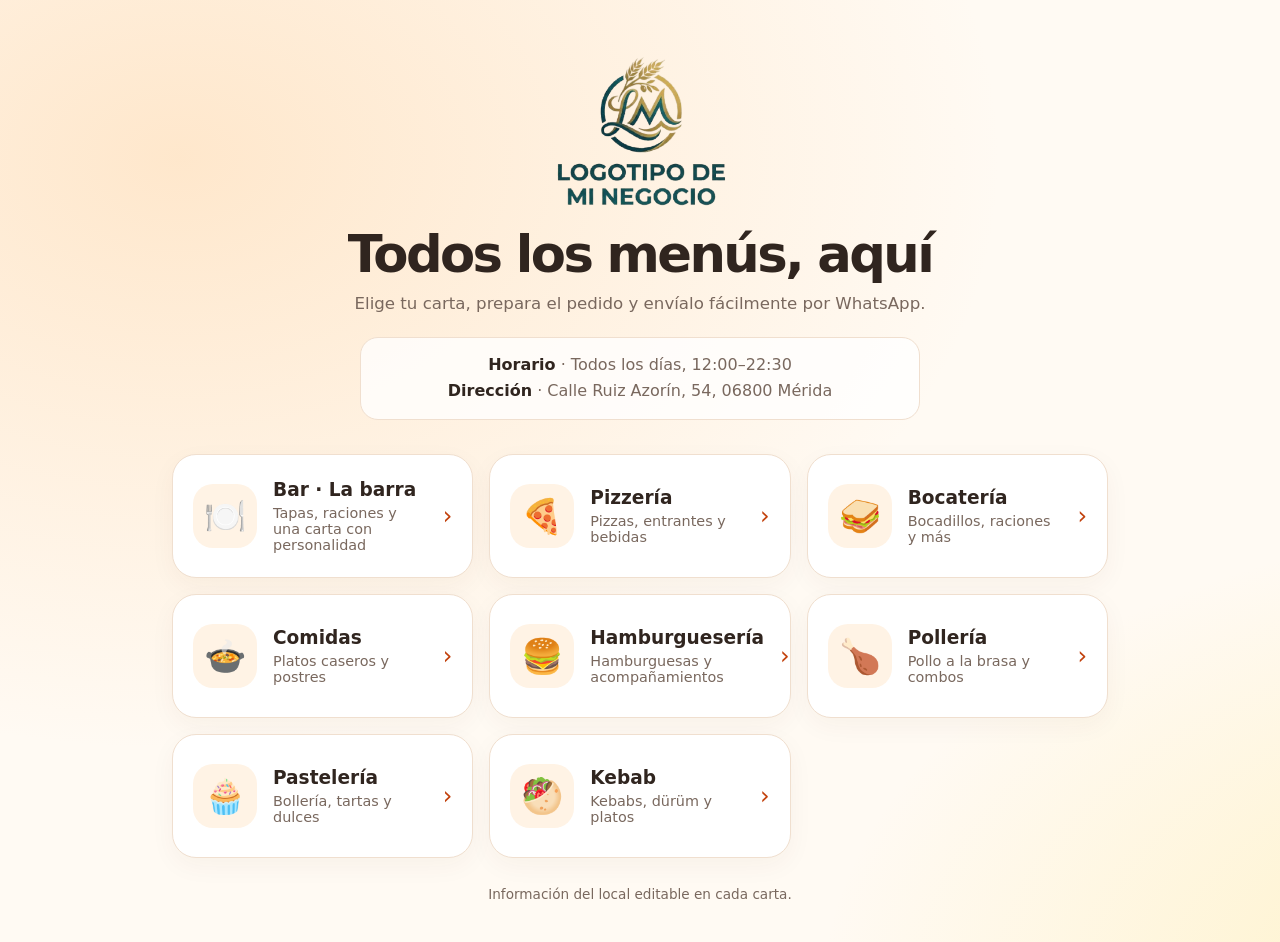
<file: index.html>
<!DOCTYPE html>
<html lang="es">
<head>
<meta charset="UTF-8">
<meta name="viewport" content="width=device-width, initial-scale=1, viewport-fit=cover">
<meta name="theme-color" content="#fff7ed">
<title>Menús · Inicio</title>
<style>
:root{color-scheme:light;--ink:#30251f;--muted:#79685e;--accent:#c2410c;--paper:#fffaf3;--line:#f0dfcf}
*{box-sizing:border-box}
body{margin:0;min-height:100vh;color:var(--ink);font-family:system-ui,-apple-system,"Segoe UI",sans-serif;background:radial-gradient(ellipse at 10% 12%,#fed7aa88,transparent 36%),radial-gradient(ellipse at 88% 76%,#fde68a77,transparent 34%),var(--paper);background-size:140% 140%;animation:ambience 18s ease-in-out infinite alternate}
main{width:min(980px,100%);margin:auto;padding:56px 22px 40px}
.intro{text-align:center;margin:0 auto 34px;max-width:680px}
.mark{width:min(280px,70vw);margin:0 auto 16px}
.mark img{display:block;width:100%;max-height:152px;height:auto;object-fit:contain}
h1{margin:0;font-size:clamp(2rem,7vw,3.2rem);letter-spacing:-.05em}
.intro p{margin:10px 0 0;color:var(--muted);font-size:1.04rem}
.shop{margin:24px auto 0;padding:14px 18px;max-width:560px;border:1px solid var(--line);border-radius:18px;background:#ffffffc9;color:var(--muted);line-height:1.65}
.shop strong{color:var(--ink)}
.grid{display:grid;grid-template-columns:repeat(auto-fit,minmax(min(100%,260px),1fr));gap:16px}
.menu{position:relative;display:flex;align-items:center;gap:16px;min-height:124px;padding:20px;text-decoration:none;color:inherit;background:#fff;border:1px solid var(--line);border-radius:24px;box-shadow:0 8px 26px #63310d0b;transition:transform .2s ease,box-shadow .2s ease,border-color .2s ease}
.menu:hover,.menu:focus-visible{transform:translateY(-4px);border-color:#fdba74;box-shadow:0 16px 34px #63310d18;outline:none}
.icon{display:grid;place-items:center;flex:0 0 64px;height:64px;border-radius:20px;background:#fff3e5;font-size:34px}
.menu h2{margin:0;font-size:1.16rem}
.menu p{margin:5px 0 0;color:var(--muted);font-size:.9rem}
.arrow{margin-left:auto;color:var(--accent);font-size:1.5rem}
footer{text-align:center;color:var(--muted);font-size:.85rem;padding:28px 8px 0}
@keyframes ambience{from{background-position:0 0,100% 100%}to{background-position:100% 20%,0 80%}}
@media(prefers-reduced-motion:reduce){*,*::before,*::after{animation-duration:.01ms!important;animation-iteration-count:1!important;scroll-behavior:auto!important;transition-duration:.01ms!important}}
</style>
</head>
<body>
<main>
  <header class="intro">
    <div class="mark"><img src="logo.png" alt="Logo del negocio"></div>
    <h1>Todos los menús, aquí</h1>
    <p>Elige tu carta, prepara el pedido y envíalo fácilmente por WhatsApp.</p>
    <div class="shop"><strong>Horario</strong> · Todos los días, 12:00–22:30<br><strong>Dirección</strong> · Calle Ruiz Azorín, 54, 06800 Mérida</div>
  </header>
  <nav class="grid" aria-label="Cartas disponibles"><a class="menu" href="bar.html"><span class="icon" aria-hidden="true">🍽️</span><span><h2>Bar · La barra</h2><p>Tapas, raciones y una carta con personalidad</p></span><span class="arrow" aria-hidden="true">›</span></a>
    <a class="menu" href="pizzeria.html"><span class="icon" aria-hidden="true">🍕</span><span><h2>Pizzería</h2><p>Pizzas, entrantes y bebidas</p></span><span class="arrow" aria-hidden="true">›</span></a>
    <a class="menu" href="bocateria.html"><span class="icon" aria-hidden="true">🥪</span><span><h2>Bocatería</h2><p>Bocadillos, raciones y más</p></span><span class="arrow" aria-hidden="true">›</span></a>
    <a class="menu" href="comidas.html"><span class="icon" aria-hidden="true">🍲</span><span><h2>Comidas</h2><p>Platos caseros y postres</p></span><span class="arrow" aria-hidden="true">›</span></a>
    <a class="menu" href="hamburgueseria.html"><span class="icon" aria-hidden="true">🍔</span><span><h2>Hamburguesería</h2><p>Hamburguesas y acompañamientos</p></span><span class="arrow" aria-hidden="true">›</span></a>
    <a class="menu" href="polleria.html"><span class="icon" aria-hidden="true">🍗</span><span><h2>Pollería</h2><p>Pollo a la brasa y combos</p></span><span class="arrow" aria-hidden="true">›</span></a>
    <a class="menu" href="pasteleria.html"><span class="icon" aria-hidden="true">🧁</span><span><h2>Pastelería</h2><p>Bollería, tartas y dulces</p></span><span class="arrow" aria-hidden="true">›</span></a>
    <a class="menu" href="kebab.html"><span class="icon" aria-hidden="true">🥙</span><span><h2>Kebab</h2><p>Kebabs, dürüm y platos</p></span><span class="arrow" aria-hidden="true">›</span></a>
  </nav>
  <footer>Información del local editable en cada carta.</footer>
</main>
</body>
</html>
</file>
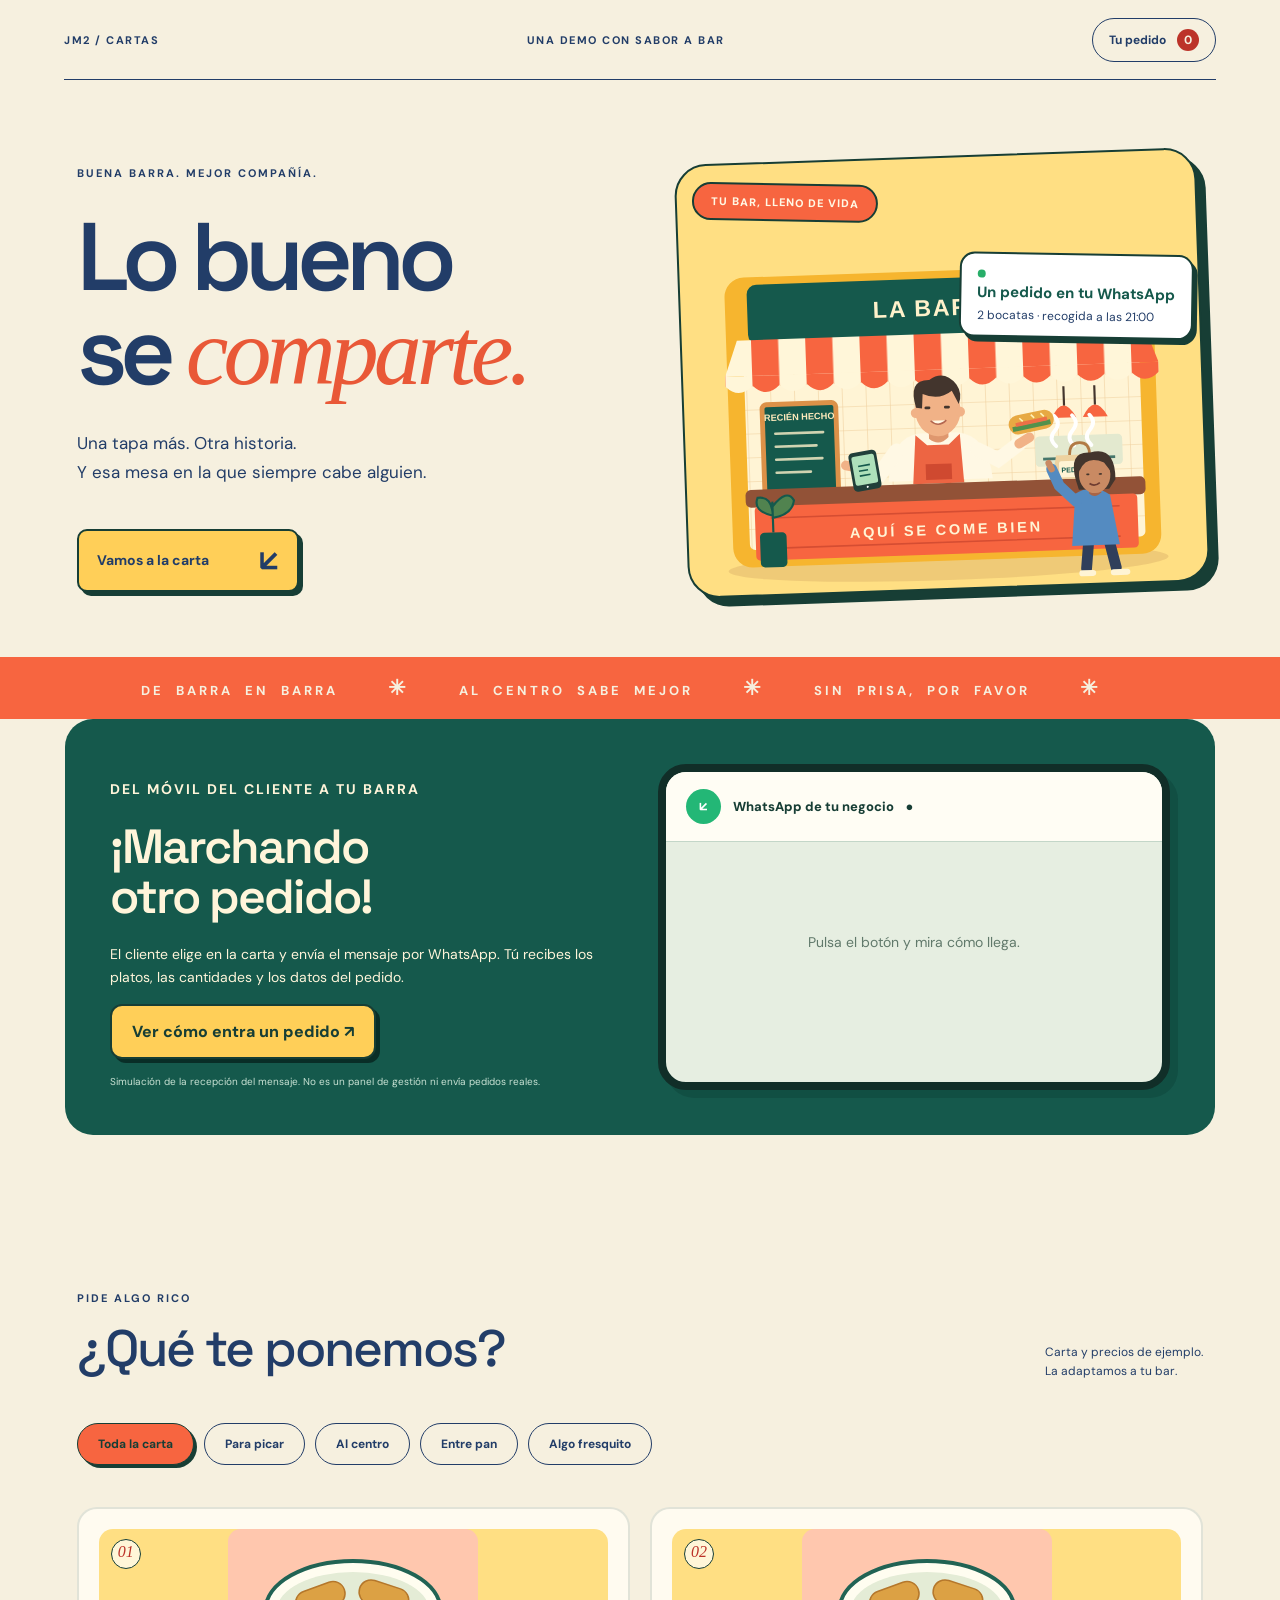
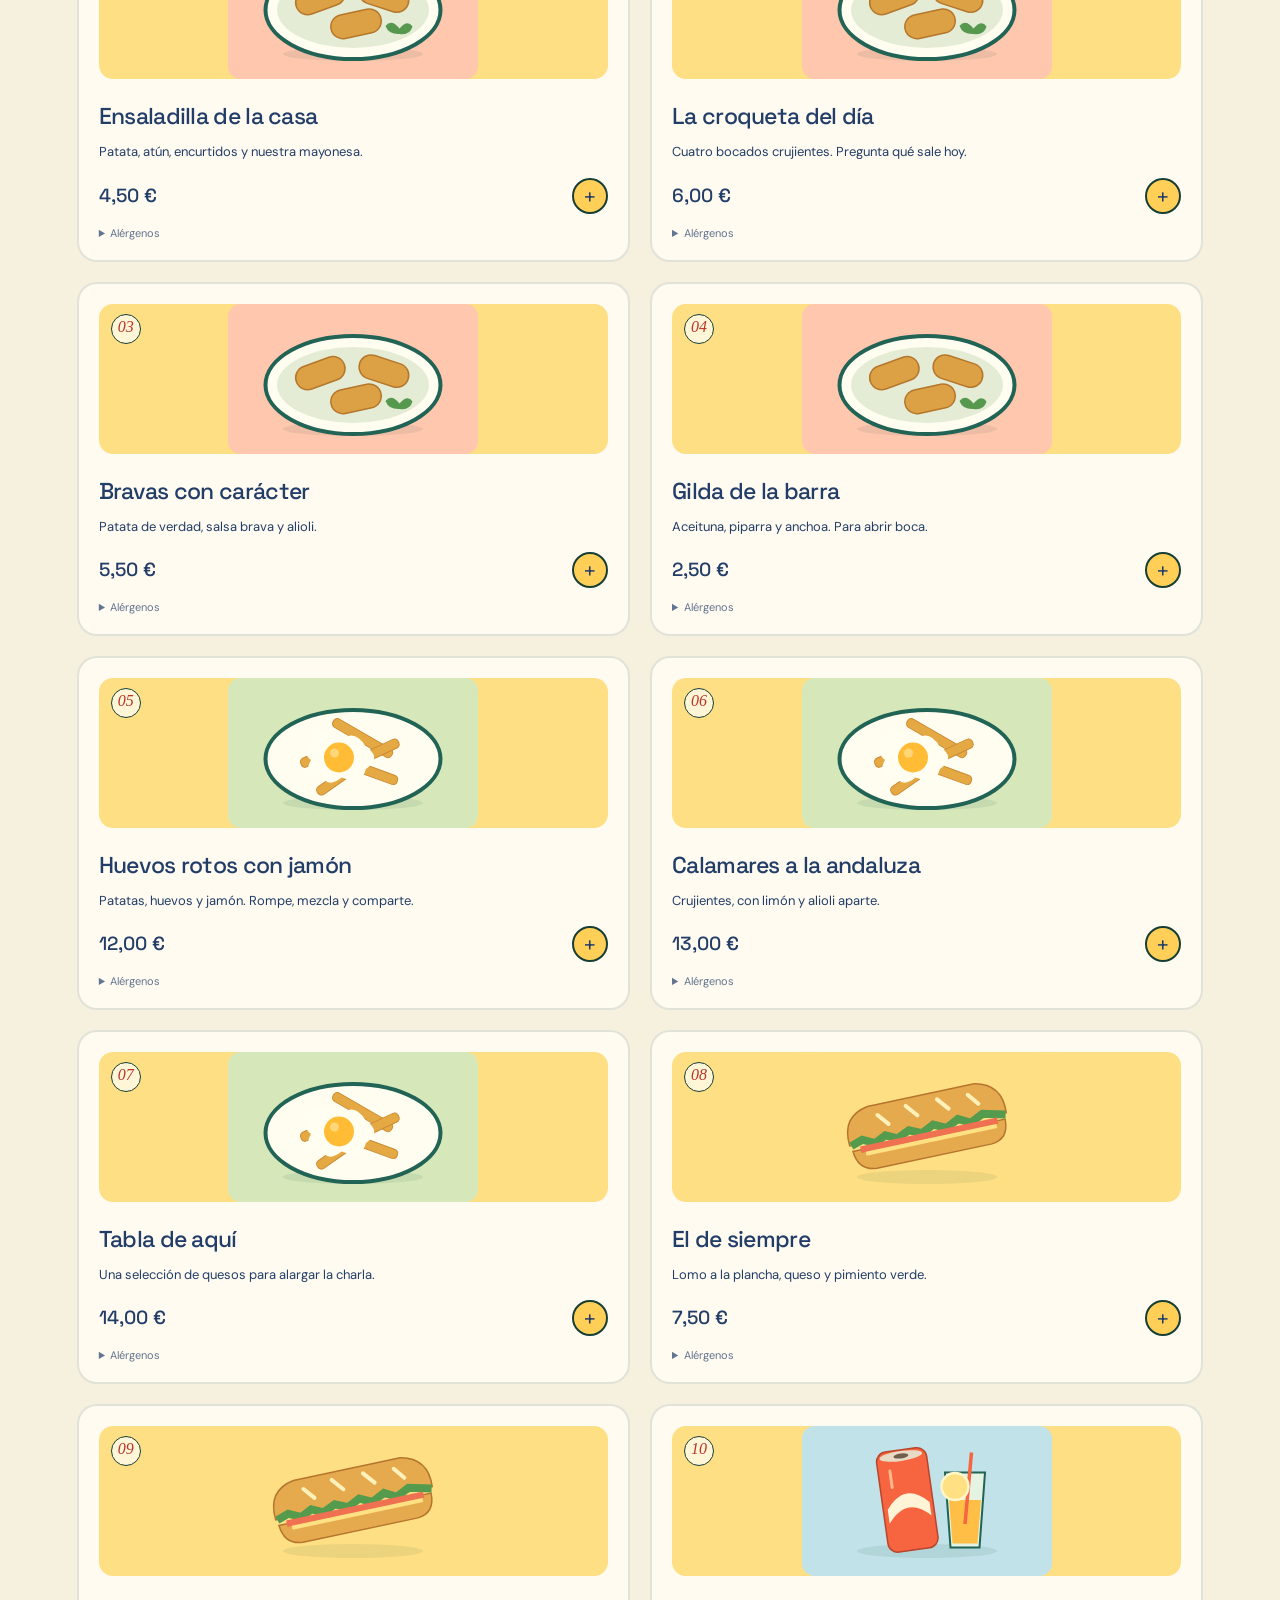
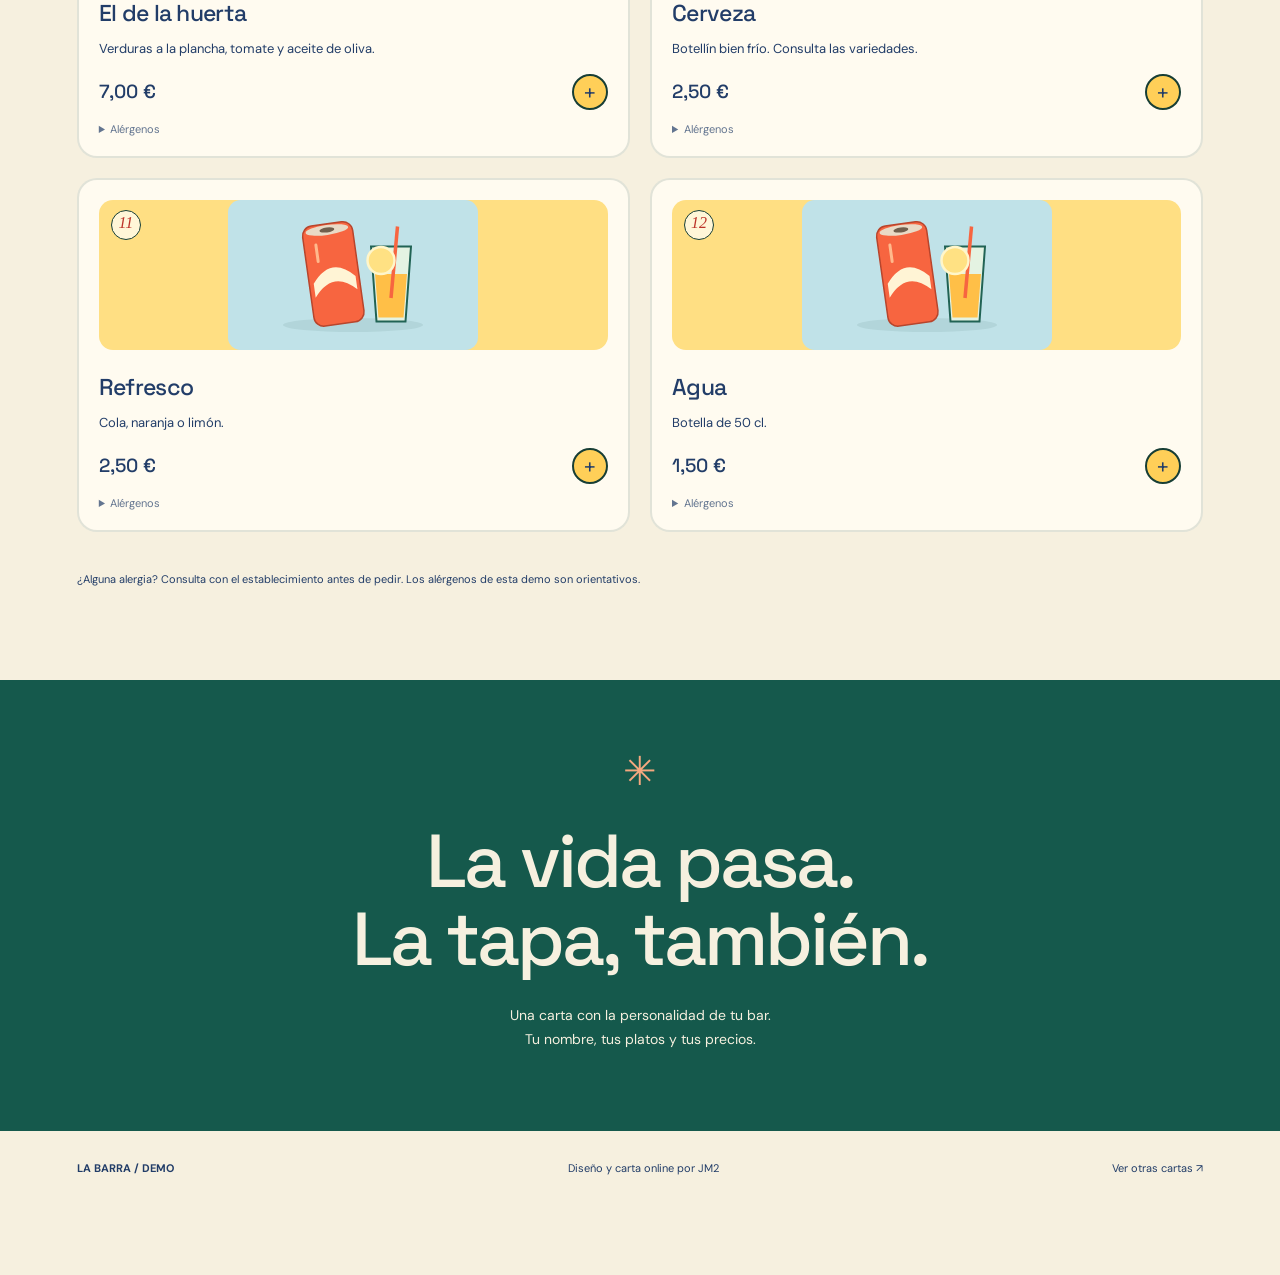
<file: bar.html>
<!doctype html><html lang="es"><head><meta charset="utf-8"><meta name="viewport" content="width=device-width,initial-scale=1"><meta name="theme-color" content="#f6f0df"><title>La barra · Carta de bar</title><link rel="stylesheet" href="bar.css"><link rel="stylesheet" href="local-visual.css"></head><body>
<header class="masthead"><a href="index.html" aria-label="Volver a las cartas">JM2 / CARTAS</a><span>UNA DEMO CON SABOR A BAR</span><button id="open-top" type="button">Tu pedido <b class="count">0</b></button></header>
<main><section class="hero"><div class="hero-copy"><p class="eyebrow">BUENA BARRA. MEJOR COMPAÑÍA.</p><h1>Lo bueno<br>se <em>comparte.</em></h1><p class="intro">Una tapa más. Otra historia.<br>Y esa mesa en la que siempre cabe alguien.</p><a class="menu-link" href="#carta">Vamos a la carta <span>↙</span></a></div><div class="hero-art visual-local"><span class="local-badge">TU BAR, LLENO DE VIDA</span><svg class="food-shop" viewBox="0 0 900 650" role="img" aria-label="Bocatería colorida con un hombre atendiendo detrás del mostrador, una clienta y el móvil de pedidos"><defs><pattern id="tiles-0" width="44" height="44" patternUnits="userSpaceOnUse"><rect width="44" height="44" fill="#fff4d5"/><path d="M44 0H0V44" fill="none" stroke="#efcf9c" stroke-width="2"/></pattern><pattern id="awning-0" width="100" height="100" patternUnits="userSpaceOnUse"><rect width="100" height="100" fill="#fff6d9"/><rect width="50" height="100" fill="#f76540"/></pattern></defs>
<ellipse cx="450" cy="605" rx="406" ry="30" fill="#833c2520"/>
<rect x="54" y="64" width="790" height="535" rx="36" fill="#f6b52f"/>
<rect x="85" y="194" width="730" height="373" rx="10" fill="url(#tiles-0)"/>
<rect x="95" y="78" width="710" height="110" rx="18" fill="#15594c"/><text x="450" y="147" text-anchor="middle" font-family="Arial,sans-serif" font-size="43" font-weight="900" fill="#fff2cb" letter-spacing="3">LA BARRA</text>
<path d="M74 180H826L850 246H50Z" fill="url(#awning-0)"/><path d="M50 246H850V264Q825 289 800 264Q775 289 750 264Q725 289 700 264Q675 289 650 264Q625 289 600 264Q575 289 550 264Q525 289 500 264Q475 289 450 264Q425 289 400 264Q375 289 350 264Q325 289 300 264Q275 289 250 264Q225 289 200 264Q175 289 150 264Q125 289 100 264Q75 289 50 264Z" fill="url(#awning-0)"/>
<rect x="116" y="300" width="136" height="172" rx="8" fill="#15594c" stroke="#dc9148" stroke-width="9"/><text x="184" y="330" text-anchor="middle" fill="#ffebbc" font-family="Arial" font-weight="700" font-size="17">RECIÉN HECHO</text><path d="M139 354H227M139 378H214M139 402H224M139 426H202" stroke="#fff2cb" stroke-width="5" stroke-linecap="round" opacity=".8"/>
<path d="M673 285V321M730 285V321" stroke="#43352d" stroke-width="4"/><path d="M650 343Q671 298 695 343Z M707 343Q730 298 753 343Z" fill="#f76540"/>
<rect x="617" y="376" width="161" height="56" rx="8" fill="#e3e9cf"/><path d="M631 418H764" stroke="#46766b" stroke-width="5"/><g class="shop-steam" stroke="#fff" stroke-width="7" fill="none" stroke-linecap="round"><path d="M656 395Q641 381 654 367T654 339"/><path d="M689 395Q674 381 687 367T687 339"/><path d="M721 395Q706 381 719 367T719 339"/></g>
<g class="shop-owner"><path d="M345 450Q350 369 404 363H473Q530 369 537 450" fill="#fff8e4"/><path d="M397 366L390 456H484L479 366 458 385H418Z" fill="#ed6543"/><path d="M414 420H462V449H414Z" fill="#cf4930"/><path d="M422 345V373Q440 389 458 371V343" fill="#df976e"/>
<ellipse cx="440" cy="321" rx="42" ry="48" fill="#f1b287"/><circle cx="399" cy="325" r="9" fill="#f1b287"/><circle cx="481" cy="325" r="9" fill="#f1b287"/><path d="M400 315Q386 263 426 265Q454 246 476 275Q487 292 479 311L467 286Q443 304 413 290L411 317Z" fill="#43352d"/><path d="M418 316H424M454 316H460" stroke="#43352d" stroke-width="5" stroke-linecap="round"/><path d="M426 340Q440 354 455 340" fill="#fff8e4" stroke="#b46750" stroke-width="3"/>
<path d="M361 394L330 434 290 422" stroke="#fff8e4" stroke-width="28" fill="none" stroke-linecap="round"/><path d="M290 422L267 417" stroke="#f1b287" stroke-width="18" stroke-linecap="round"/>
<g class="shop-serving-arm"><path d="M511 396L548 416 588 388" stroke="#fff8e4" stroke-width="27" fill="none" stroke-linecap="round"/><path d="M588 388L607 377" stroke="#f1b287" stroke-width="18" stroke-linecap="round"/><g transform="translate(567 339) rotate(-10)"><rect width="84" height="35" rx="17" fill="#e7a943"/><path d="M6 24H77" stroke="#52914c" stroke-width="9"/><path d="M13 17H72" stroke="#ed7047" stroke-width="7"/><path d="M22 6L27 13M44 4L49 11M62 5L67 12" stroke="#fff2b9" stroke-width="3"/></g></g></g>
<rect x="80" y="456" width="738" height="33" rx="10" fill="#925237"/><rect x="96" y="487" width="706" height="100" rx="8" fill="#f76540"/><path d="M125 509H769M125 565H769" stroke="#d54d32" stroke-width="3"/><text x="448" y="551" text-anchor="middle" fill="#fff4d5" font-family="Arial,sans-serif" font-size="27" font-weight="800" letter-spacing="5">AQUÍ SE COME BIEN</text>
<g transform="translate(647 412)"><path d="M0 44L8 0H77L87 44Z" fill="#edd2a0"/><rect x="13" y="11" width="59" height="30" rx="4" fill="#fff4d5"/><path d="M33 0Q33-22 52-22Q70-22 70 0" fill="none" stroke="#b27b46" stroke-width="5"/><text x="42" y="32" text-anchor="middle" fill="#15594c" font-family="Arial" font-size="13" font-weight="700">PEDIDO</text></g>
<g class="shop-phone" transform="translate(271 396) rotate(-8)"><rect width="52" height="72" rx="8" fill="#213f3a"/><rect x="5" y="7" width="42" height="54" rx="4" fill="#aee0ba"/><path d="M15 26H37M15 35H32M15 44H35" stroke="#15594c" stroke-width="3"/><circle cx="26" cy="66" r="2" fill="#fff"/></g>
<g class="shop-customer"><path d="M710 570L704 623M747 570L759 623" stroke="#303f5b" stroke-width="20" stroke-linecap="round"/><path d="M696 631H716M754 631H779" stroke="#fff4d5" stroke-width="11" stroke-linecap="round"/><path d="M688 484Q721 465 752 488L767 580H679Z" fill="#548bc1"/><path d="M714 469V485Q725 495 736 483V467" fill="#a96546"/><path d="M690 459Q677 405 718 409Q765 397 763 460L751 477H695Z" fill="#43352d"/><ellipse cx="725" cy="450" rx="29" ry="34" fill="#c98a63"/><path d="M698 441Q711 413 743 428L758 449Q760 415 730 411Q695 408 692 442Z" fill="#43352d"/><path d="M711 449H714M734 449H737" stroke="#43352d" stroke-width="3" stroke-linecap="round"/><path d="M715 466Q724 473 734 465" fill="none" stroke="#6f3d31" stroke-width="3"/><path d="M690 499L659 468 646 437" stroke="#548bc1" stroke-width="20" fill="none" stroke-linecap="round"/><path d="M646 437L641 426" stroke="#c98a63" stroke-width="12" stroke-linecap="round"/></g>
<g transform="translate(104 483)"><rect x="0" y="53" width="49" height="64" rx="8" fill="#15594c"/><path d="M25 53V-4M25 22Q-12 12-2-12Q25-15 25 22M25 5Q53-28 65-5Q61 21 25 26" fill="#51834f" stroke="#15594c" stroke-width="4"/></g>
</svg><div class="arrival-toast"><b>Un pedido en tu WhatsApp</b><span id="arrival-summary">2 bocatas · recogida a las 21:00</span></div></div></section>
<div class="ticker" aria-hidden="true">DE BARRA EN BARRA <span>✳</span> AL CENTRO SABE MEJOR <span>✳</span> SIN PRISA, POR FAVOR <span>✳</span></div>
<section class="receive-demo" id="pedidos"><div><p class="eyebrow">DEL MÓVIL DEL CLIENTE A TU BARRA</p><h2>¡Marchando<br>otro pedido!</h2><p>El cliente elige en la carta y envía el mensaje por WhatsApp. Tú recibes los platos, las cantidades y los datos del pedido.</p><button type="button" id="simulate-arrival">Ver cómo entra un pedido ↗</button><small>Simulación de la recepción del mensaje. No es un panel de gestión ni envía pedidos reales.</small></div><div class="receiver-phone"><div class="receiver-top"><span class="receiver-icon">↙</span>WhatsApp de tu negocio <span aria-hidden="true">●</span></div><div class="receiver-messages" id="received-orders" aria-live="polite"><p class="receiver-empty">Pulsa el botón y mira cómo llega.</p></div></div></section><section id="carta" class="menu-section"><div class="menu-heading"><div><p class="eyebrow">PIDE ALGO RICO</p><h2>¿Qué te ponemos?</h2></div><p>Carta y precios de ejemplo.<br>La adaptamos a tu bar.</p></div><nav class="filters" aria-label="Categorías de la carta"><button data-cat="all" aria-pressed="true">Toda la carta</button><button data-cat="tapas" aria-pressed="false">Para picar</button><button data-cat="raciones" aria-pressed="false">Al centro</button><button data-cat="bocatas" aria-pressed="false">Entre pan</button><button data-cat="bebidas" aria-pressed="false">Algo fresquito</button></nav><div id="dishes" class="dishes"></div><p class="allergy-note">¿Alguna alergia? Consulta con el establecimiento antes de pedir. Los alérgenos de esta demo son orientativos.</p></section>
<section class="closing"><span>✳</span><h2>La vida pasa.<br>La tapa, también.</h2><p>Una carta con la personalidad de tu bar.<br>Tu nombre, tus platos y tus precios.</p></section></main>
<footer><strong>LA BARRA / DEMO</strong><span>Diseño y carta online por JM2</span><a href="index.html">Ver otras cartas ↗</a></footer>
<button id="cart-bar" class="cart-bar" hidden><span>Ver pedido <b class="count">0</b></span><strong id="bar-total">0,00 €</strong></button>
<dialog id="cart-dialog"><div class="dialog-top"><p class="eyebrow">MARCHANDO</p><button id="close-cart" aria-label="Cerrar pedido">×</button></div><h2>Lo tuyo, apuntado.</h2><div id="cart-items"></div><div class="total"><span>Total</span><strong id="cart-total"></strong></div><form id="order-form"><fieldset><legend>¿Cómo lo prefieres?</legend><label><input type="radio" name="mode" value="mesa" checked> En mi mesa</label><label><input type="radio" name="mode" value="recoger"> Para recoger</label></fieldset><label>Nombre<input name="customer" autocomplete="given-name" required placeholder="¿A nombre de quién?"></label><label id="table-field">Mesa<input name="table" required placeholder="Número de mesa" maxlength="20"></label><label id="time-field" hidden>Hora de recogida<input name="time" type="time" disabled></label><label>Notas<textarea name="notes" placeholder="¿Algo que debamos saber?" rows="2"></textarea></label><button class="send" type="submit">Ver mensaje del pedido ↗</button><p class="demo-notice">Es una demostración: verás el mensaje preparado y no se enviará ningún pedido.</p></form><section id="message-preview" hidden><h3>Mensaje preparado</h3><pre id="message"></pre><button id="preview-arrival" class="send" type="button">Ver cómo llega al negocio ↗</button><button id="copy-order" class="send" type="button">Copiar pedido</button><p id="copy-status" role="status"></p></section></dialog><script src="bar.js"></script><script src="bar-local.js"></script></body></html>
</file>
<file: bar.css>
@import url('https://fonts.googleapis.com/css2?family=DM+Sans:wght@400;500;600;700&family=Space+Grotesk:wght@400;500;600;700&display=swap');
:root{--paper:#f6f0df;--ink:#223d68;--red:#bc3329;--line:#223d6833;font-family:'DM Sans',sans-serif;color:var(--ink);background:var(--paper);scroll-behavior:smooth}*{box-sizing:border-box}body{margin:0}button,input,textarea{font:inherit}button,a{-webkit-tap-highlight-color:transparent}button{cursor:pointer}a{color:inherit}button:focus-visible,a:focus-visible,input:focus-visible,textarea:focus-visible{outline:3px solid var(--red);outline-offset:4px}.masthead{margin:0 5%;min-height:80px;display:flex;align-items:center;justify-content:space-between;border-bottom:1px solid var(--ink);font-size:11px;letter-spacing:1.5px;font-weight:700}.masthead a{text-decoration:none}.masthead button{border:1px solid var(--ink);border-radius:30px;background:none;color:var(--ink);padding:10px 16px;font-size:12px}.count{display:inline-grid;place-items:center;background:var(--red);color:var(--paper);min-width:22px;height:22px;border-radius:50%;margin-left:8px}.hero{max-width:1400px;margin:auto;padding:75px 6% 65px;display:grid;grid-template-columns:1.12fr 1fr;align-items:center;gap:20px}.eyebrow{font-size:11px;font-weight:700;letter-spacing:2px}.hero h1{font-family:'Space Grotesk',sans-serif;font-size:clamp(65px,7.5vw,112px);font-weight:600;letter-spacing:-7px;line-height:.98;margin:30px 0}.hero h1 em{font-family:Georgia,serif;color:var(--red);font-weight:400;letter-spacing:-5px}.intro{font-size:17px;line-height:1.7}.menu-link{display:inline-flex;gap:50px;align-items:center;margin-top:25px;border-bottom:1px solid var(--ink);padding:0 0 12px;text-decoration:none;font-weight:700;font-size:14px}.menu-link span{font-size:30px}.hero-art{position:relative;max-width:540px;transform:rotate(-7deg)}.hero-art svg{width:100%;display:block}.stamp{position:absolute;right:0;top:-15px;border:1px solid var(--red);border-radius:50%;width:110px;height:110px;display:grid;place-content:center;text-align:center;color:var(--red);font-size:11px;font-weight:700;transform:rotate(20deg)}.stamp span{font-size:23px}.art-note{position:absolute;bottom:0;right:5%;font:italic 24px/1.1 Georgia;color:var(--red);transform:rotate(6deg)}.ticker{overflow:hidden;white-space:nowrap;background:var(--red);color:var(--paper);padding:17px 0;text-align:center;font-size:13px;font-weight:700;letter-spacing:3px;word-spacing:6px}.ticker span{padding:0 38px;font-size:21px}.menu-section{max-width:1300px;margin:auto;padding:80px 6%}.menu-heading{display:flex;align-items:end;justify-content:space-between;gap:24px}.menu-heading h2{font:500 clamp(34px,4vw,54px)/1.1 'Space Grotesk',sans-serif;letter-spacing:-2px;margin:16px 0}.menu-heading>p{font-size:12px;line-height:1.6}.filters{display:flex;flex-wrap:wrap;gap:10px;margin:30px 0 42px}.filters button{color:var(--ink);border:1px solid var(--ink);padding:12px 20px;border-radius:30px;background:transparent;font-size:12px;font-weight:700}.filters button[aria-pressed=true]{color:var(--paper);background:var(--ink)}.dishes{display:grid;grid-template-columns:1fr 1fr;column-gap:55px}.dish{display:grid;grid-template-columns:34px 1fr;gap:12px;padding:24px 0;border-top:1px solid var(--line)}.dish-number{font:italic 20px Georgia;color:var(--red);padding-top:4px}.dish h3{font:500 23px 'Space Grotesk',sans-serif;letter-spacing:-.7px;margin:0}.dish p{font-size:13px;line-height:1.7;max-width:340px;margin:10px 0 14px}.dish-bottom{display:flex;align-items:center;justify-content:space-between;gap:15px}.dish-price{font:500 19px 'Space Grotesk',sans-serif}.dish-qty{display:flex;gap:12px;align-items:center}.dish button{border:1px solid var(--ink);background:transparent;border-radius:50%;color:var(--ink);width:32px;height:32px;font-size:21px}.dish button:hover{background:var(--ink);color:var(--paper)}.dish details{font-size:11px;margin-top:12px}.dish summary{cursor:pointer;opacity:.7}.allergy-note{font-size:11px;line-height:1.7;margin-top:38px;max-width:650px}.closing{background:var(--ink);color:var(--paper);padding:65px 6%;text-align:center}.closing>span{font-size:40px;color:#f4a87f}.closing h2{font:500 clamp(40px,6vw,75px)/1.05 'Space Grotesk',sans-serif;letter-spacing:-3px;margin:25px 0}.closing p{font-size:14px;line-height:1.7}footer{display:flex;justify-content:space-between;gap:20px;padding:30px 6% 100px;font-size:11px}footer a{text-decoration:none}.cart-bar{position:fixed;bottom:20px;left:50%;transform:translateX(-50%);width:min(520px,calc(100% - 32px));display:flex;justify-content:space-between;align-items:center;padding:16px 22px;border:0;border-radius:8px;background:var(--red);color:white;box-shadow:0 8px 35px #0003;font-size:15px}.cart-bar[hidden]{display:none}.cart-bar .count{background:white;color:var(--red)}dialog{border:1px solid var(--ink);background:var(--paper);color:var(--ink);border-radius:14px;padding:25px;width:min(540px,calc(100% - 24px));max-height:90dvh}dialog::backdrop{background:#15283dcc;backdrop-filter:blur(5px)}.dialog-top{display:flex;justify-content:space-between;align-items:center}.dialog-top button{border:0;background:none;color:var(--ink);font-size:30px}dialog h2{font:500 31px 'Space Grotesk',sans-serif;letter-spacing:-1px;margin:12px 0 24px}.cart-item{display:flex;justify-content:space-between;gap:15px;padding:16px 0;border-bottom:1px solid var(--line);font-size:14px}.cart-item small{display:block;margin-top:6px}.cart-item button{background:none;border:1px solid var(--ink);border-radius:50%;width:28px;height:28px;color:var(--ink)}.total{display:flex;justify-content:space-between;margin:22px 0;font-size:19px}fieldset{border:1px solid var(--line);border-radius:7px;margin:0 0 20px;padding:15px}legend{font-size:12px}fieldset label{display:inline-flex;gap:5px;margin-right:15px!important;font-size:13px}form>label{display:block;font-size:12px;margin:16px 0}form>label[hidden]{display:none}input:not([type=radio]),textarea{display:block;width:100%;background:#fffbf0;color:var(--ink);border:1px solid var(--line);border-radius:5px;padding:12px;margin-top:8px}fieldset input{accent-color:var(--red)}.send{width:100%;border:0;border-radius:6px;padding:16px;background:var(--red);color:white;font-weight:700}.demo-notice{font-size:11px;line-height:1.6}pre{white-space:pre-wrap;font:14px/1.8 'DM Sans',sans-serif;background:white;padding:18px;border-radius:8px}@media(max-width:700px){.masthead{min-height:65px}.masthead>span{display:none}.hero{padding:45px 6% 30px;grid-template-columns:1fr;gap:25px}.hero h1{font-size:clamp(58px,13vw,86px);letter-spacing:-4px}.hero h1 em{letter-spacing:-3px}.hero-art{width:85%;max-width:370px;margin:auto}.stamp{width:85px;height:85px;font-size:9px}.art-note{font-size:20px}.intro{font-size:15px}.ticker{text-align:left;padding-left:20px;font-size:11px}.menu-section{padding:45px 6%}.menu-heading{display:block}.menu-heading>p{margin-top:16px}.filters{gap:7px;margin-bottom:28px}.filters button{padding:10px 13px;font-size:11px}.dishes{grid-template-columns:1fr}.dish h3{font-size:22px}.dish p{max-width:none}.closing{padding:45px 6%}footer{flex-wrap:wrap;line-height:1.7}footer span{width:100%;order:3}}@media(prefers-reduced-motion:reduce){:root{scroll-behavior:auto}}
</file>
<file: local-visual.css>
.food-shop{display:block;width:100%;height:auto;overflow:visible}.shop-serving-arm{transform-box:fill-box;transform-origin:0 90%;animation:serve-bocata 3.5s ease-in-out infinite}.shop-steam{animation:grill-steam 2.2s ease-in-out infinite}.shop-phone{animation:order-vibration 4s ease-in-out infinite}.shop-customer{animation:customer-wait 4s ease-in-out infinite;transform-origin:center bottom;transform-box:fill-box}@keyframes serve-bocata{0%,100%{transform:rotate(0)}50%{transform:rotate(-8deg)}}@keyframes grill-steam{0%,100%{opacity:.35;transform:translateY(4px)}50%{opacity:.9;transform:translateY(-6px)}}@keyframes order-vibration{0%,65%,85%,100%{translate:0}70%,80%{translate:-3px}75%{translate:3px}}@keyframes customer-wait{0%,100%{rotate:0deg}50%{rotate:1deg}}
.visual-local{background:#ffdf83;border:2px solid #173e35;border-radius:32px;padding:20px 15px 0;position:relative;box-shadow:9px 9px 0 #173e35;isolation:isolate;transform:rotate(-2deg)}.visual-local .food-shop{margin-top:20px}.local-badge{display:inline-block;background:#f76540;color:#fff8e4;border:2px solid #173e35;border-radius:30px;padding:10px 17px;font-size:11px;font-weight:800;letter-spacing:1px;transform:rotate(3deg)}.arrival-toast{position:absolute;top:100px;right:5px;background:white;border:2px solid #173e35;border-radius:15px;padding:12px 16px;box-shadow:4px 5px 0 #173e35;max-width:250px;transform:rotate(3deg);font-size:12px}.arrival-toast b{display:block;font-size:15px;color:#15594c;margin-bottom:5px}.arrival-toast:before{content:'';display:inline-block;width:8px;height:8px;border-radius:50%;background:#28ae69;margin-right:7px;animation:order-glow 1.5s infinite}@keyframes order-glow{50%{box-shadow:0 0 0 6px #28ae6925}}
.hero-art.visual-local{max-width:none;width:100%}.hero-art.visual-local .food-shop{width:100%}.receive-demo{margin:0 auto 65px;max-width:1150px;background:#15594c;color:#fff5da;border-radius:28px;display:grid;grid-template-columns:1fr 1fr;gap:35px;padding:45px}.receive-demo h2{font:600 clamp(30px,4vw,48px)/1.05 'Space Grotesk',sans-serif;letter-spacing:-2px;margin:20px 0}.receive-demo p{font-size:14px;line-height:1.7}.receive-demo button{background:#ffcf58;color:#173e35;border:2px solid #173e35;border-radius:12px;padding:15px 20px;font-weight:800;box-shadow:4px 4px 0 #092e27}.receive-demo small{display:block;font-size:10px;line-height:1.6;margin-top:15px;color:#c9e2d4}.receiver-phone{border:8px solid #112e28;border-radius:28px;background:#e6eee1;min-height:325px;overflow:hidden;color:#173e35;box-shadow:8px 8px 0 #082b2538}.receiver-top{background:#fffdf4;padding:17px 20px;border-bottom:1px solid #c3d6c8;display:flex;align-items:center;gap:12px;font-size:13px;font-weight:800}.receiver-icon{background:#23b776;color:white;width:35px;height:35px;display:grid;place-items:center;border-radius:50%}.receiver-messages{padding:20px;display:grid;gap:13px}.receiver-empty{color:#61796b;font-size:13px;text-align:center;padding-top:55px}.order-bubble{background:white;padding:16px;border-radius:0 15px 15px 15px;box-shadow:0 3px 0 #c5d6c7;font-size:12px;line-height:1.65;animation:incoming-bubble .45s cubic-bezier(.2,.8,.3,1) both;white-space:pre-line}.order-bubble b{color:#198b5d;display:block;font-size:13px}.order-bubble time{display:block;text-align:right;color:#718278;font-size:10px;margin-top:8px}.visual-food{width:100%;height:150px;object-fit:contain;background:var(--food-bg,#ffdf83);border-radius:14px;margin-bottom:17px}.dish{background:#fffbf0;border:2px solid #173e3520;border-radius:20px;padding:20px;display:block;position:relative}.dish-number{position:absolute;top:30px;left:32px;background:#fff6d8;border:1px solid #173e35;border-radius:50%;width:30px;height:30px;text-align:center;padding-top:3px;font-size:16px}.dishes{gap:20px}.dish button{background:#ffcf58;border:2px solid #173e35;width:36px;height:36px}.filters button[aria-pressed=true]{background:#f76540;border-color:#173e35;color:#173e35;box-shadow:3px 3px 0 #173e35}.hero-copy h1 em{color:#e95837}.menu-link{background:#ffcf58;border:2px solid #173e35;border-radius:10px;padding:10px 18px;box-shadow:4px 4px 0 #173e35}.ticker{background:#f76540}.closing{background:#15594c}.cart-bar{background:#f76540;border:2px solid #173e35;box-shadow:5px 5px 0 #173e35;color:#173e35;font-weight:800}@keyframes incoming-bubble{from{opacity:0;transform:translateY(18px) scale(.94)}to{opacity:1;transform:translateY(0) scale(1)}}@media(max-width:700px){.visual-local{padding:14px 5px 0;border-radius:22px;margin-top:10px!important}.hero-art.visual-local{max-width:470px}.arrival-toast{top:75px;right:-6px;max-width:195px;padding:10px;font-size:10px}.arrival-toast b{font-size:12px}.local-badge{font-size:9px;padding:8px 12px}.receive-demo{margin:0 6% 45px;padding:28px 22px;grid-template-columns:1fr;gap:25px;border-radius:22px}.visual-food{height:135px}.hero{gap:30px}.receiver-phone{min-height:300px}}@media(prefers-reduced-motion:reduce){.food-shop *,.arrival-toast:before,.order-bubble{animation:none!important}}
</file>
